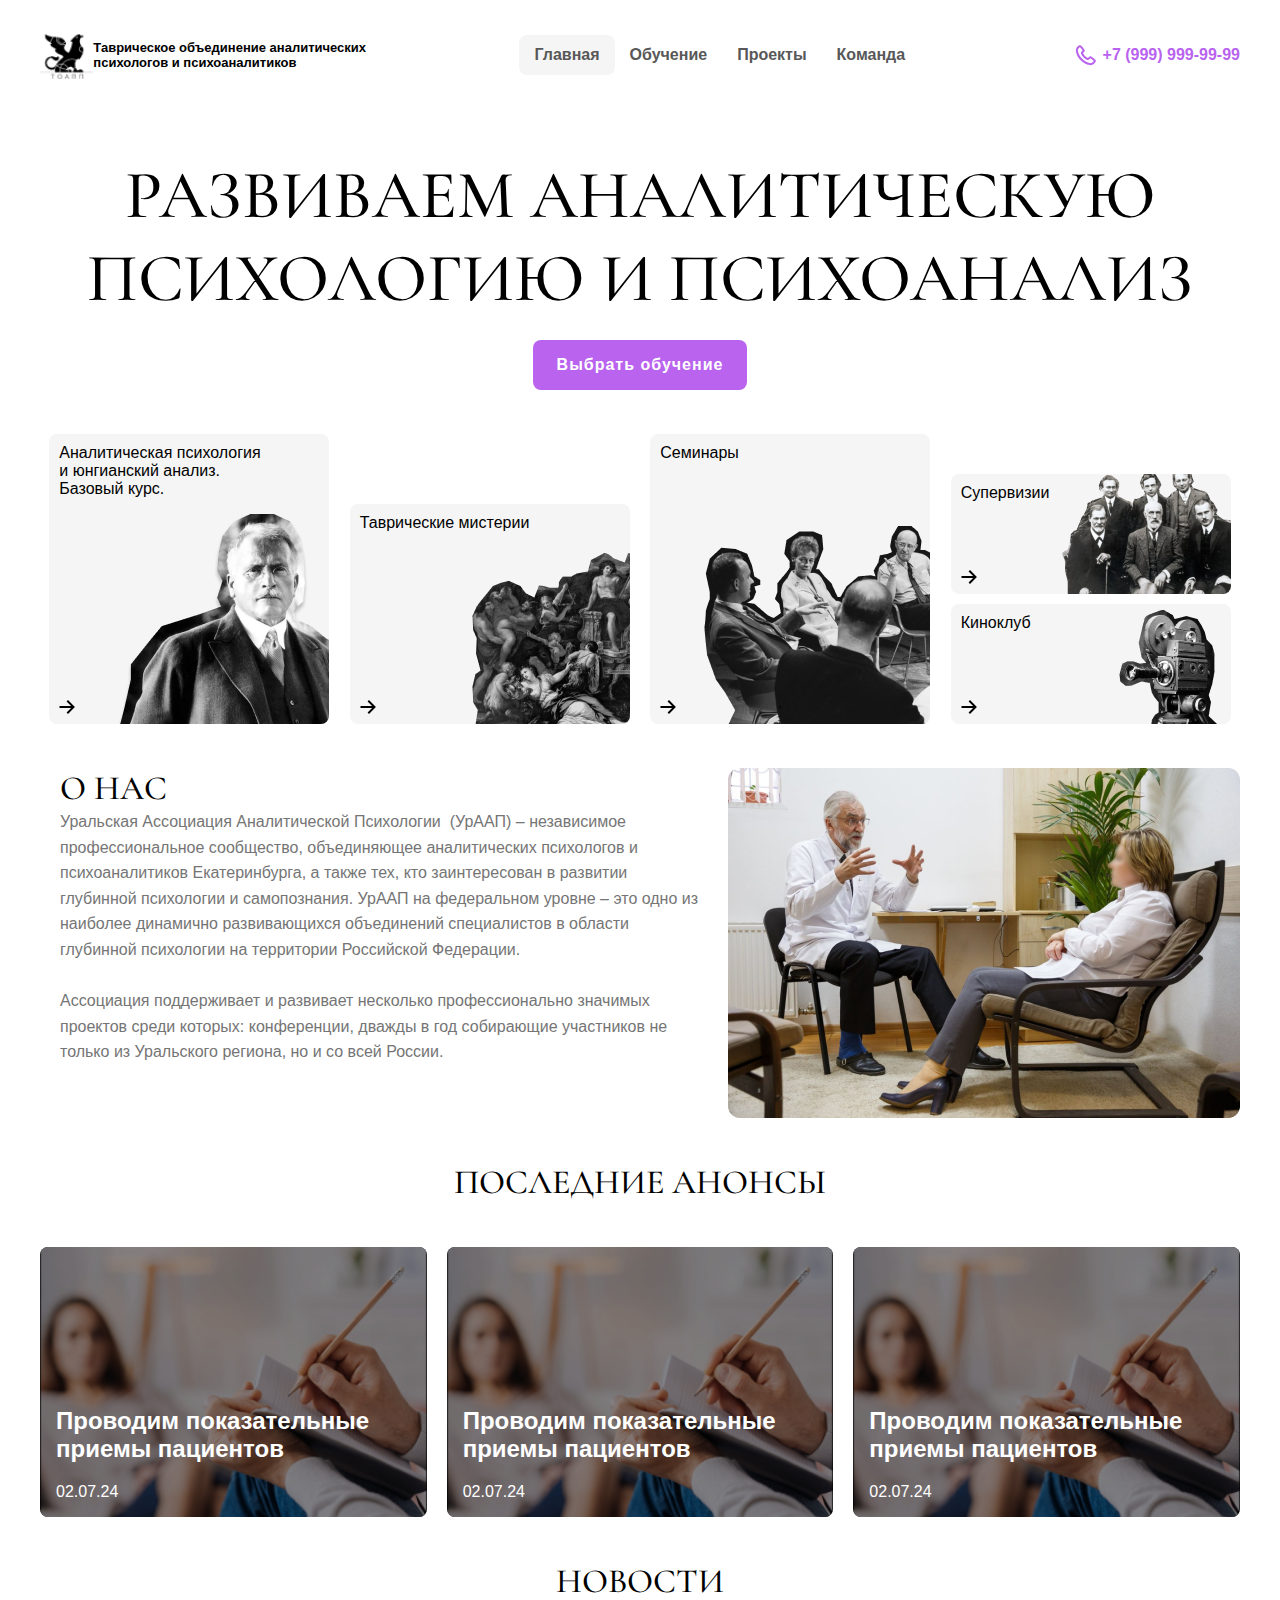
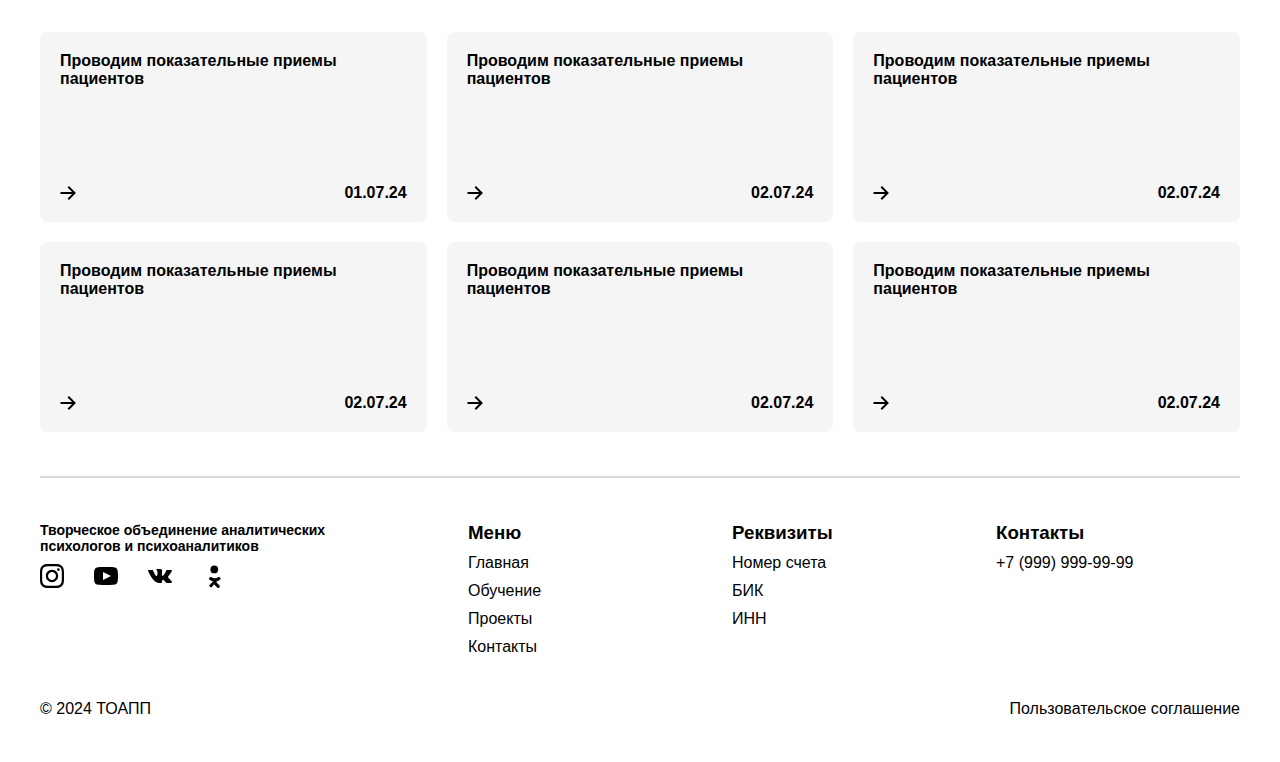
<file: index.html>
<!DOCTYPE html>
<html lang="en">
  <head>
    <meta charset="UTF-8" />
    <meta name="viewport" content="width=device-width, initial-scale=1.0" />
    <link rel="stylesheet" href="./index.css" />

    <title>Document</title>
  </head>

  <body>
    <header class="header">
      <div class="header__cont max-cont-width">
        <div class="header__cont-logo">
          <a href="">
            <img src="./img/logo.png" alt="" />
            <p>
              Таврическое объединение аналитических <br />
              психологов и психоаналитиков
            </p>
          </a>
        </div>
        <button class="header__burge-btn" onclick="burgMenuOnOff()">
          <span class="bar"></span>
          <span class="bar"></span>
          <span class="bar"></span>
        </button>

        <div class="header__cont-nav" onclick="burgMenuOnOff()">
          <ul>
            <li class="active"><a href="#">Главная</a></li>
            <li><a href="./education.html">Обучение</a></li>
            <li><a href="./projects.html">Проекты</a></li>
            <li><a href="./our_team.html">Команда</a></li>
          </ul>
        </div>
        <div class="header__cont-num">
          <svg
            width="24"
            height="24"
            viewBox="0 0 24 24"
            fill="none"
            xmlns="http://www.w3.org/2000/svg"
          >
            <path
              fill-rule="evenodd"
              clip-rule="evenodd"
              d="M8.172 15.829C12.017 19.674 15.58 20.095 16.626 20.134C17.89 20.18 19.18 19.148 19.738 18.091C18.848 17.047 17.689 16.237 16.42 15.359C15.671 16.107 14.748 17.497 13.519 16.999C12.82 16.718 11.094 15.923 9.586 14.414C8.078 12.905 7.283 11.18 7 10.482C6.502 9.251 7.896 8.326 8.645 7.577C7.767 6.287 6.971 5.098 5.929 4.253C4.857 4.813 3.819 6.093 3.866 7.374C3.905 8.42 4.326 11.983 8.172 15.829ZM16.552 22.133C15.112 22.08 11.031 21.516 6.757 17.243C2.484 12.969 1.921 8.889 1.867 7.448C1.787 5.252 3.469 3.119 5.412 2.286C5.64598 2.18497 5.9022 2.1465 6.15553 2.17438C6.40886 2.20225 6.65059 2.29551 6.857 2.445C8.465 3.618 9.574 5.395 10.527 6.787C10.7252 7.07645 10.8161 7.4261 10.7837 7.77545C10.7514 8.12479 10.598 8.45184 10.35 8.7L8.994 10.057C9.309 10.752 9.95 11.95 11 13C12.05 14.05 13.248 14.691 13.944 15.006L15.299 13.65C15.5478 13.401 15.8763 13.2474 16.2269 13.2161C16.5776 13.1848 16.9281 13.2779 17.217 13.479C18.637 14.463 20.305 15.556 21.521 17.113C21.6826 17.3209 21.7854 17.5684 21.8187 17.8296C21.8519 18.0909 21.8144 18.3562 21.71 18.598C20.873 20.551 18.755 22.214 16.552 22.133Z"
            />
          </svg>
          <a href="">+7 (999) 999-99-99</a>
        </div>
      </div>
    </header>
    <main class="main">
      <div class="main__cont mc max-cont-width">
        <section class="mc__title">
          <h1>Развиваем аналитическую <br />психологию и психоанализ</h1>
          <button class="main-btn">Выбрать обучение</button>
        </section>
        <section class="mc__assoc-plan">
          <div class="assoc-plan__blockA">
            <p>Аналитическая психология и юнгианский анализ. Базовый курс.</p>

            <svg
              class="icon"
              width="16"
              height="14"
              viewBox="0 0 16 14"
              fill="none"
              xmlns="http://www.w3.org/2000/svg"
            >
              <path
                d="M0.5 6H12.086L7.586 1.5L9 0.0859985L15.914 7L9 13.914L7.586 12.5L12.086 8H0.5V6Z"
              />
            </svg>

            <img class="foto" src="./img/Mask group.png" alt="" />
          </div>
          <div class="assoc-plan__blockA">
            <p>Таврические мистерии</p>
            <svg
              class="icon"
              width="16"
              height="14"
              viewBox="0 0 16 14"
              fill="none"
              xmlns="http://www.w3.org/2000/svg"
            >
              <path
                d="M0.5 6H12.086L7.586 1.5L9 0.0859985L15.914 7L9 13.914L7.586 12.5L12.086 8H0.5V6Z"
              />
            </svg>
            <img class="foto" src="./img/image 7owernk.png" alt="" />
          </div>
          <div class="assoc-plan__blockA">
            <p>Семинары</p>
            <svg
              class="icon"
              width="16"
              height="14"
              viewBox="0 0 16 14"
              fill="none"
              xmlns="http://www.w3.org/2000/svg"
            >
              <path
                d="M0.5 6H12.086L7.586 1.5L9 0.0859985L15.914 7L9 13.914L7.586 12.5L12.086 8H0.5V6Z"
              />
            </svg>
            <img class="foto" src="./img/Group 1983495639.png" alt="" />
          </div>
          <div class="">
            <div class="assoc-plan__blockB">
              <p>Супервизии</p>
              <svg
                class="icon"
                width="16"
                height="14"
                viewBox="0 0 16 14"
                fill="none"
                xmlns="http://www.w3.org/2000/svg"
              >
                <path
                  d="M0.5 6H12.086L7.586 1.5L9 0.0859985L15.914 7L9 13.914L7.586 12.5L12.086 8H0.5V6Z"
                />
              </svg>
              <img class="foto" src="./img/Mask group9812596052.png" alt="" />
            </div>
            <div class="assoc-plan__blockB">
              <p>Киноклуб</p>
              <svg
                class="icon"
                width="16"
                height="14"
                viewBox="0 0 16 14"
                fill="none"
                xmlns="http://www.w3.org/2000/svg"
              >
                <path
                  d="M0.5 6H12.086L7.586 1.5L9 0.0859985L15.914 7L9 13.914L7.586 12.5L12.086 8H0.5V6Z"
                />
              </svg>
              <img class="foto" src="./img/Mask groupkd84kj9d.png" alt="" />
            </div>
          </div>
        </section>
        <section class="mc__about">
          <div class="mc__about-cont">
            <p>О нас</p>
            <span
              >Уральская Ассоциация Аналитической Психологии  (УрААП) –
              независимое профессиональное сообщество, объединяющее
              аналитических психологов и психоаналитиков Екатеринбурга, а также
              тех, кто заинтересован в развитии глубинной психологии и
              самопознания. УрААП на федеральном уровне – это одно из наиболее
              динамично развивающихся объединений специалистов в области
              глубинной психологии на территории Российской Федерации.
              <br /><br />
              Ассоциация поддерживает и развивает несколько профессионально
              значимых проектов среди которых: конференции, дважды в год
              собирающие участников не только из Уральского региона, но и со
              всей России.</span
            >
          </div>
          <img src="./img/docBalab.png" alt="" />
        </section>
        <section class="mc__Latest-announc">
          <h1>Последние анонсы</h1>
          <div class="cards">
            <div class="cards__card">
              <img src="./img/prov poc 2.png" alt="" />
              <p>Проводим показательные приемы пациентов</p>
              <span>02.07.24</span>
            </div>
            <div class="cards__card">
              <img src="./img/prov poc 2.png" alt="" />
              <p>Проводим показательные приемы пациентов</p>
              <span>02.07.24</span>
            </div>
            <div class="cards__card">
              <img src="./img/prov poc 2.png" alt="" />
              <p>Проводим показательные приемы пациентов</p>
              <span>02.07.24</span>
            </div>
          </div>
        </section>
        <section class="mc__news">
          <h1>Новости</h1>
          <div class="mc__news-cont">
            <div class="mc-n-c__card">
              <p>Проводим показательные приемы пациентов</p>
              <a href="https://websim.ai/news/01072024">
                <svg
                  class="icon"
                  width="16"
                  height="14"
                  viewBox="0 0 16 14"
                  fill="none"
                  xmlns="http://www.w3.org/2000/svg"
                >
                  <path
                    d="M0.5 6H12.086L7.586 1.5L9 0.0859985L15.914 7L9 13.914L7.586 12.5L12.086 8H0.5V6Z"
                  />
                </svg>
                <span>01.07.24</span>
              </a>
            </div>

            <div class="mc-n-c__card">
              <p>Проводим показательные приемы пациентов</p>
              <a href="https://websim.ai/news/02072024">
                <svg
                  class="icon"
                  width="16"
                  height="14"
                  viewBox="0 0 16 14"
                  fill="none"
                  xmlns="http://www.w3.org/2000/svg"
                >
                  <path
                    d="M0.5 6H12.086L7.586 1.5L9 0.0859985L15.914 7L9 13.914L7.586 12.5L12.086 8H0.5V6Z"
                  />
                </svg>
                <span>02.07.24</span>
              </a>
            </div>
            <div class="mc-n-c__card">
              <p>Проводим показательные приемы пациентов</p>
              <a href="https://websim.ai/news/02072024-1">
                <svg
                  class="icon"
                  width="16"
                  height="14"
                  viewBox="0 0 16 14"
                  fill="none"
                  xmlns="http://www.w3.org/2000/svg"
                >
                  <path
                    d="M0.5 6H12.086L7.586 1.5L9 0.0859985L15.914 7L9 13.914L7.586 12.5L12.086 8H0.5V6Z"
                  />
                </svg>
                <span>02.07.24</span>
              </a>
            </div>
            <div class="mc-n-c__card">
              <p>Проводим показательные приемы пациентов</p>
              <a href="https://websim.ai/news/02072024-2">
                <svg
                  class="icon"
                  width="16"
                  height="14"
                  viewBox="0 0 16 14"
                  fill="none"
                  xmlns="http://www.w3.org/2000/svg"
                >
                  <path
                    d="M0.5 6H12.086L7.586 1.5L9 0.0859985L15.914 7L9 13.914L7.586 12.5L12.086 8H0.5V6Z"
                  />
                </svg>
                <span>02.07.24</span>
              </a>
            </div>
            <div class="mc-n-c__card">
              <p>Проводим показательные приемы пациентов</p>
              <a href="https://websim.ai/news/02072024-3">
                <svg
                  class="icon"
                  width="16"
                  height="14"
                  viewBox="0 0 16 14"
                  fill="none"
                  xmlns="http://www.w3.org/2000/svg"
                >
                  <path
                    d="M0.5 6H12.086L7.586 1.5L9 0.0859985L15.914 7L9 13.914L7.586 12.5L12.086 8H0.5V6Z"
                  />
                </svg>
                <span>02.07.24</span>
              </a>
            </div>
            <div class="mc-n-c__card">
              <p>Проводим показательные приемы пациентов</p>
              <a href="https://websim.ai/news/02072024-4">
                <svg
                  class="icon"
                  width="16"
                  height="14"
                  viewBox="0 0 16 14"
                  fill="none"
                  xmlns="http://www.w3.org/2000/svg"
                >
                  <path
                    d="M0.5 6H12.086L7.586 1.5L9 0.0859985L15.914 7L9 13.914L7.586 12.5L12.086 8H0.5V6Z"
                  />
                </svg>
                <span>02.07.24</span>
              </a>
            </div>
          </div>
        </section>
      </div>
    </main>
    <footer class="footer">
      <div class="footer__cont">
        <div class="footer__cont-contacts">
          <div class="footer-section fs1">
            <h3>
              Творческое объединение аналитических психологов и психоаналитиков
            </h3>
            <div class="social-icons">
              <a href="https://instagram.com" aria-label="Instagram">
                <svg
                  width="24"
                  height="24"
                  viewBox="0 0 24 24"
                  fill="currentColor"
                  xmlns="http://www.w3.org/2000/svg"
                >
                  <path
                    d="M12 2.163c3.204 0 3.584.012 4.85.07 3.252.148 4.771 1.691 4.919 4.919.058 1.265.069 1.645.069 4.849 0 3.205-.012 3.584-.069 4.849-.149 3.225-1.664 4.771-4.919 4.919-1.266.058-1.644.07-4.85.07-3.204 0-3.584-.012-4.849-.07-3.26-.149-4.771-1.699-4.919-4.92-.058-1.265-.07-1.644-.07-4.849 0-3.204.013-3.583.07-4.849.149-3.227 1.664-4.771 4.919-4.919 1.266-.057 1.645-.069 4.849-.069zm0-2.163c-3.259 0-3.667.014-4.947.072-4.358.2-6.78 2.618-6.98 6.98-.059 1.281-.073 1.689-.073 4.948 0 3.259.014 3.668.072 4.948.2 4.358 2.618 6.78 6.98 6.98 1.281.058 1.689.072 4.948.072 3.259 0 3.668-.014 4.948-.072 4.354-.2 6.782-2.618 6.979-6.98.059-1.28.073-1.689.073-4.948 0-3.259-.014-3.667-.072-4.947-.196-4.354-2.617-6.78-6.979-6.98-1.281-.059-1.69-.073-4.949-.073zm0 5.838c-3.403 0-6.162 2.759-6.162 6.162s2.759 6.163 6.162 6.163 6.162-2.759 6.162-6.163c0-3.403-2.759-6.162-6.162-6.162zm0 10.162c-2.209 0-4-1.79-4-4 0-2.209 1.791-4 4-4s4 1.791 4 4c0 2.21-1.791 4-4 4zm6.406-11.845c-.796 0-1.441.645-1.441 1.44s.645 1.44 1.441 1.44c.795 0 1.439-.645 1.439-1.44s-.644-1.44-1.439-1.44z"
                  />
                </svg>
              </a>
              <a href="https://youtube.com" aria-label="YouTube">
                <svg
                  width="24"
                  height="24"
                  viewBox="0 0 24 24"
                  fill="currentColor"
                  xmlns="http://www.w3.org/2000/svg"
                >
                  <path
                    d="M19.615 3.184c-3.604-.246-11.631-.245-15.23 0-3.897.266-4.356 2.62-4.385 8.816.029 6.185.484 8.549 4.385 8.816 3.6.245 11.626.246 15.23 0 3.897-.266 4.356-2.62 4.385-8.816-.029-6.185-.484-8.549-4.385-8.816zm-10.615 12.816v-8l8 3.993-8 4.007z"
                  />
                </svg>
              </a>
              <a href="https://vk.com" aria-label="VKontakte">
                <svg
                  width="24"
                  height="24"
                  viewBox="0 0 24 24"
                  fill="currentColor"
                  xmlns="http://www.w3.org/2000/svg"
                >
                  <path
                    d="M13.162 18.994c.609 0 .858-.406.851-.915-.031-1.917.714-2.949 2.059-1.604 1.488 1.488 1.796 2.519 3.603 2.519h3.2c.808 0 1.126-.26 1.126-.668 0-.863-1.421-2.386-2.625-3.504-1.686-1.565-1.765-1.602-.313-3.486 1.801-2.339 4.157-5.336 2.073-5.336h-3.981c-.772 0-.828.435-1.103 1.083-.995 2.347-2.886 5.387-3.604 4.922-.751-.485-.407-2.406-.35-5.261.015-.754.011-1.271-1.141-1.539-.629-.145-1.241-.205-1.809-.205-2.273 0-3.841.953-2.95 1.119 1.571.293 1.42 3.692 1.054 5.16-.638 2.556-3.036-2.024-4.035-4.305-.241-.548-.315-.974-1.175-.974h-3.255c-.492 0-.787.16-.787.516 0 .602 2.96 6.72 5.786 9.77 2.756 2.975 5.48 2.708 7.376 2.708z"
                  />
                </svg>
              </a>
              <a href="https://ok.ru" aria-label="Odnoklassniki">
                <svg
                  width="24"
                  height="24"
                  viewBox="0 0 24 24"
                  fill="currentColor"
                  xmlns="http://www.w3.org/2000/svg"
                >
                  <path
                    d="M14.505 17.44c1.275-.29 2.464-.844 3.442-1.63a1.548 1.548 0 0 0-1.903-2.448c-2.073 1.198-4.44 1.198-6.514 0a1.548 1.548 0 0 0-1.903 2.45c.978.785 2.167 1.34 3.442 1.63l-3.14 3.14a1.548 1.548 0 1 0 2.19 2.19L12 20.258l3.14 3.14a1.548 1.548 0 0 0 2.19-2.19l-2.825-2.827zm-2.22-8.09a3.867 3.867 0 1 0 0-7.734 3.867 3.867 0 0 0 0 7.734z"
                  />
                </svg>
              </a>
            </div>
          </div>
          <div class="footer-section fs2">
            <h3>Меню</h3>
            <ul>
              <li><a href="">Главная</a></li>
              <li><a href="">Обучение</a></li>
              <li><a href="">Проекты</a></li>
              <li><a href="">Контакты</a></li>
            </ul>
          </div>
          <div class="footer-section fs3">
            <h3>Реквизиты</h3>
            <ul>
              <li>Номер счета</li>
              <li>БИК</li>
              <li>ИНН</li>
            </ul>
          </div>
          <div class="footer-section fs4">
            <h3>Контакты</h3>
            <p>+7 (999) 999-99-99</p>
          </div>
        </div>
        <div class="footer__user-agr">
          <p>© 2024 ТОАПП</p>
          <p>
            <a href="">Пользовательское соглашение</a>
          </p>
        </div>
      </div>
    </footer>
    <script src="./index.js"></script>
  </body>
</html>
</file>
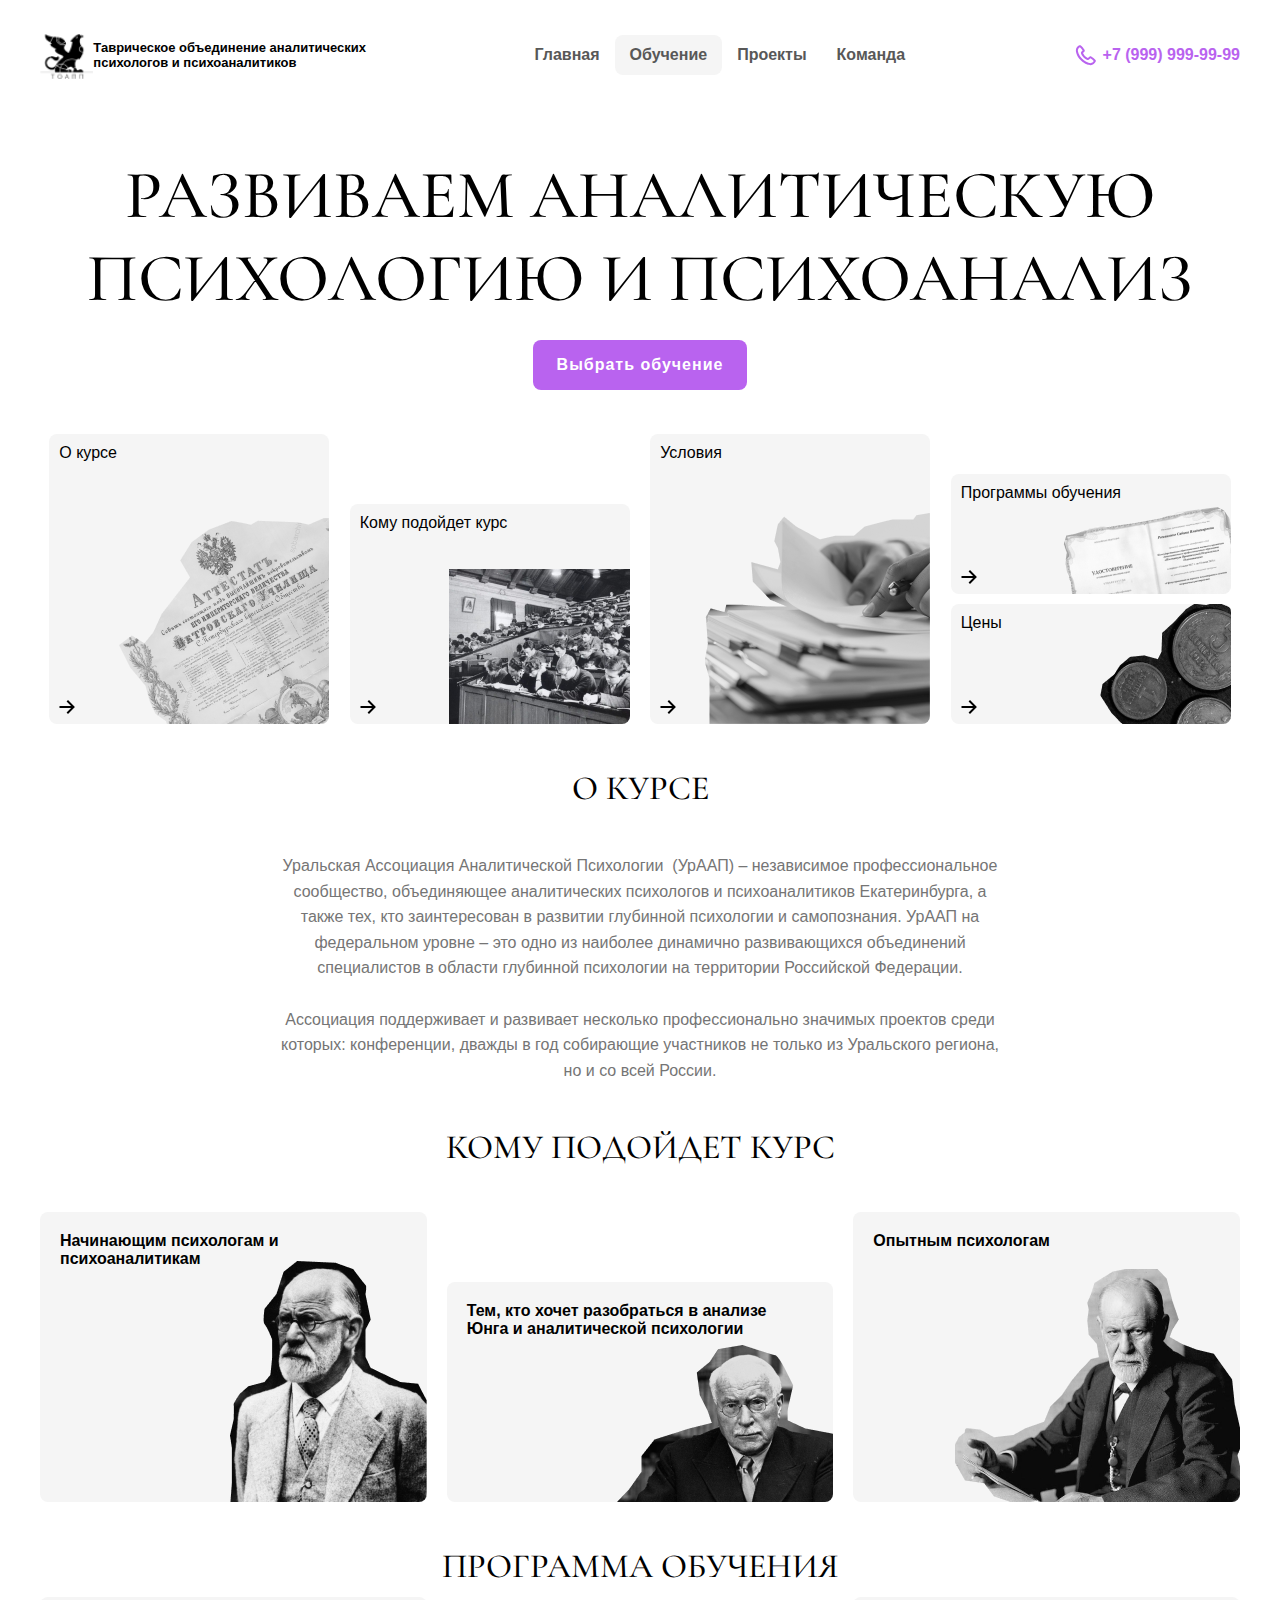
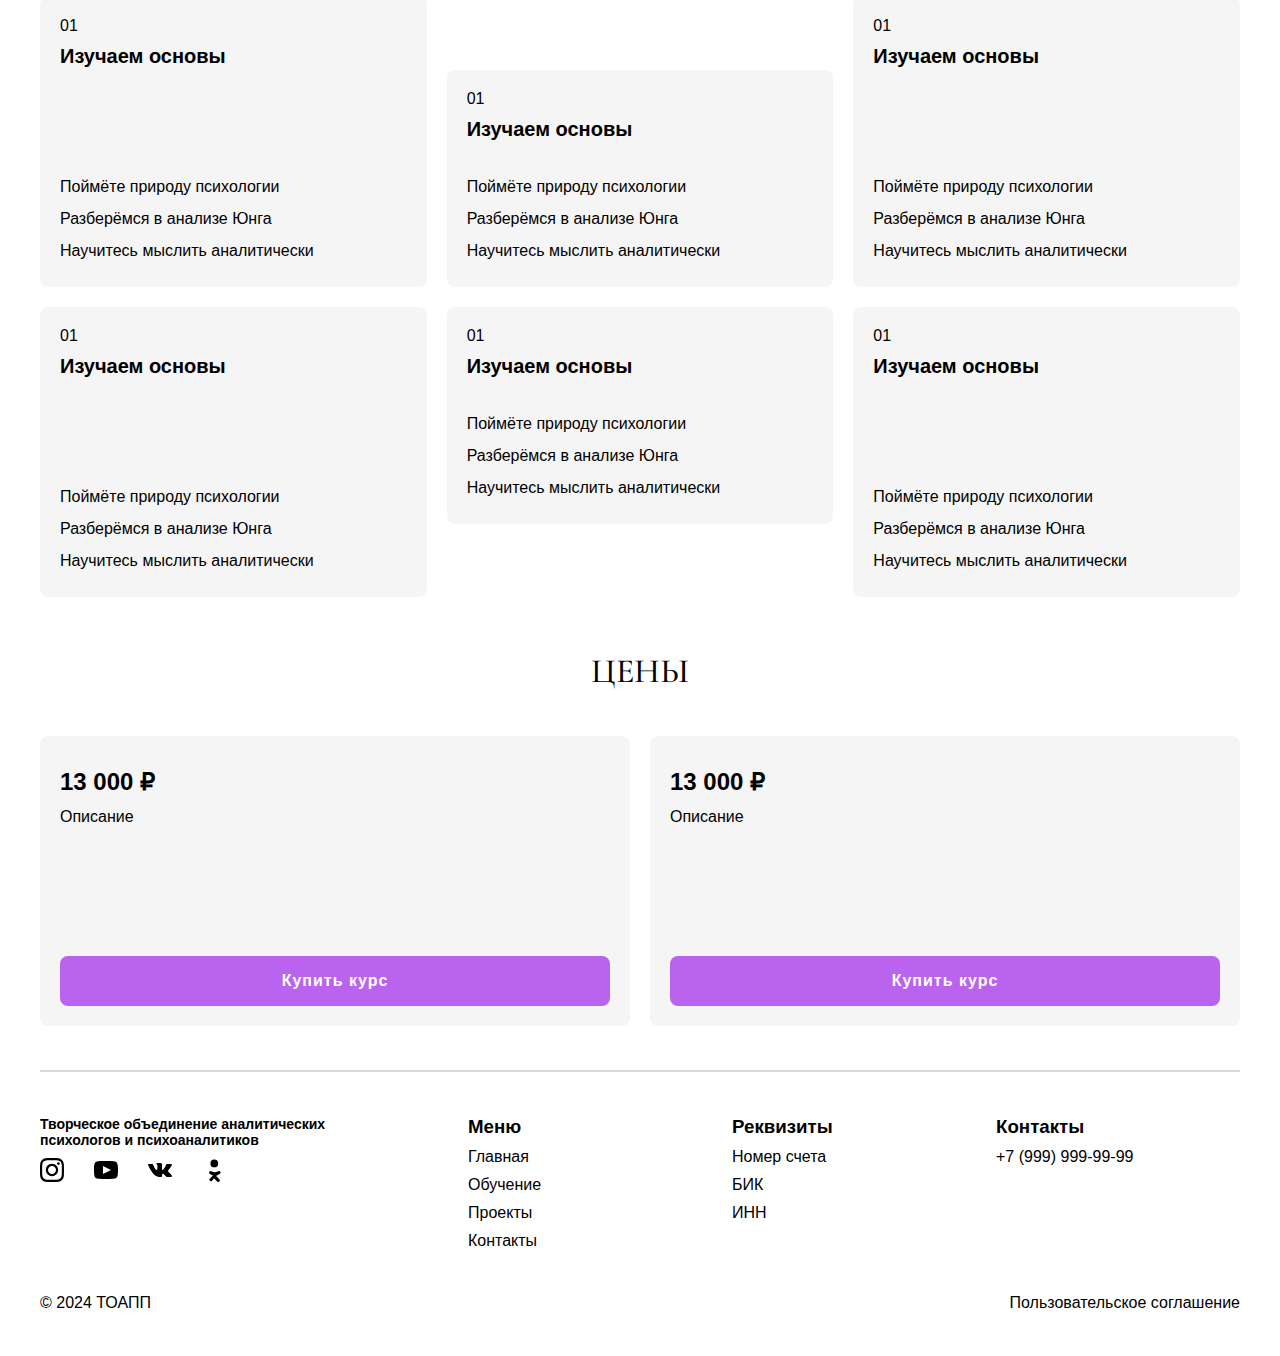
<file: education.html>
<!DOCTYPE html>
<html lang="en">
  <head>
    <meta charset="UTF-8" />
    <meta name="viewport" content="width=device-width, initial-scale=1.0" />
    <link rel="stylesheet" href="./index.css" />
    <title>Document</title>
  </head>
  <body>
    <header class="header">
      <div class="header__cont max-cont-width">
        <div class="header__cont-logo">
          <a href="">
            <img src="./img/logo.png" alt="" />
            <p>
              Таврическое объединение аналитических <br />
              психологов и психоаналитиков
            </p>
          </a>
        </div>
        <button class="header__burge-btn" onclick="burgMenuOnOff()">
          <span class="bar"></span>
          <span class="bar"></span>
          <span class="bar"></span>
        </button>

        <div class="header__cont-nav" onclick="burgMenuOnOff()">
          <ul>
            <li><a href="./index.html">Главная</a></li>
            <li class="active"><a href="./education.html">Обучение</a></li>
            <li><a href="./projects.html">Проекты</a></li>
            <li><a href="./our_team.html">Команда</a></li>
          </ul>
        </div>
        <div class="header__cont-num">
          <svg
            width="24"
            height="24"
            viewBox="0 0 24 24"
            fill="none"
            xmlns="http://www.w3.org/2000/svg"
          >
            <path
              fill-rule="evenodd"
              clip-rule="evenodd"
              d="M8.172 15.829C12.017 19.674 15.58 20.095 16.626 20.134C17.89 20.18 19.18 19.148 19.738 18.091C18.848 17.047 17.689 16.237 16.42 15.359C15.671 16.107 14.748 17.497 13.519 16.999C12.82 16.718 11.094 15.923 9.586 14.414C8.078 12.905 7.283 11.18 7 10.482C6.502 9.251 7.896 8.326 8.645 7.577C7.767 6.287 6.971 5.098 5.929 4.253C4.857 4.813 3.819 6.093 3.866 7.374C3.905 8.42 4.326 11.983 8.172 15.829ZM16.552 22.133C15.112 22.08 11.031 21.516 6.757 17.243C2.484 12.969 1.921 8.889 1.867 7.448C1.787 5.252 3.469 3.119 5.412 2.286C5.64598 2.18497 5.9022 2.1465 6.15553 2.17438C6.40886 2.20225 6.65059 2.29551 6.857 2.445C8.465 3.618 9.574 5.395 10.527 6.787C10.7252 7.07645 10.8161 7.4261 10.7837 7.77545C10.7514 8.12479 10.598 8.45184 10.35 8.7L8.994 10.057C9.309 10.752 9.95 11.95 11 13C12.05 14.05 13.248 14.691 13.944 15.006L15.299 13.65C15.5478 13.401 15.8763 13.2474 16.2269 13.2161C16.5776 13.1848 16.9281 13.2779 17.217 13.479C18.637 14.463 20.305 15.556 21.521 17.113C21.6826 17.3209 21.7854 17.5684 21.8187 17.8296C21.8519 18.0909 21.8144 18.3562 21.71 18.598C20.873 20.551 18.755 22.214 16.552 22.133Z"
            />
          </svg>
          <a href="">+7 (999) 999-99-99</a>
        </div>
      </div>
    </header>
    <main class="main">
      <div class="main__cont mc max-cont-width">
        <section class="mc__title">
          <h1>Развиваем аналитическую <br />психологию и психоанализ</h1>
          <button class="main-btn">Выбрать обучение</button>
        </section>
        <section class="mc__assoc-plan">
          <div class="assoc-plan__blockA">
            <p>О курсе</p>
            <svg
              class="icon"
              width="16"
              height="14"
              viewBox="0 0 16 14"
              fill="none"
              xmlns="http://www.w3.org/2000/svg"
            >
              <path
                d="M0.5 6H12.086L7.586 1.5L9 0.0859985L15.914 7L9 13.914L7.586 12.5L12.086 8H0.5V6Z"
              />
            </svg>
            <img class="foto" src="./img/ateste.png" alt="" />
          </div>
          <div class="assoc-plan__blockA">
            <p>Кому подойдет курс</p>
            <svg
              class="icon"
              width="16"
              height="14"
              viewBox="0 0 16 14"
              fill="none"
              xmlns="http://www.w3.org/2000/svg"
            >
              <path
                d="M0.5 6H12.086L7.586 1.5L9 0.0859985L15.914 7L9 13.914L7.586 12.5L12.086 8H0.5V6Z"
              />
            </svg>
            <img class="foto" src="./img/kompod.png" alt="" />
          </div>
          <div class="assoc-plan__blockA">
            <p>Условия</p>
            <svg
              class="icon"
              width="16"
              height="14"
              viewBox="0 0 16 14"
              fill="none"
              xmlns="http://www.w3.org/2000/svg"
            >
              <path
                d="M0.5 6H12.086L7.586 1.5L9 0.0859985L15.914 7L9 13.914L7.586 12.5L12.086 8H0.5V6Z"
              />
            </svg>
            <img class="foto" src="./img/yslov.png" alt="" />
          </div>
          <div class="">
            <div class="assoc-plan__blockB">
              <p>Программы обучения</p>
              <svg
                class="icon"
                width="16"
                height="14"
                viewBox="0 0 16 14"
                fill="none"
                xmlns="http://www.w3.org/2000/svg"
              >
                <path
                  d="M0.5 6H12.086L7.586 1.5L9 0.0859985L15.914 7L9 13.914L7.586 12.5L12.086 8H0.5V6Z"
                />
              </svg>
              <img class="foto" src="./img/progobych.png" alt="" />
            </div>
            <div class="assoc-plan__blockB">
              <p>Цены</p>
              <svg
                class="icon"
                width="16"
                height="14"
                viewBox="0 0 16 14"
                fill="none"
                xmlns="http://www.w3.org/2000/svg"
              >
                <path
                  d="M0.5 6H12.086L7.586 1.5L9 0.0859985L15.914 7L9 13.914L7.586 12.5L12.086 8H0.5V6Z"
                />
              </svg>
              <img class="foto" src="./img/ceni.png" alt="" />
            </div>
          </div>
        </section>
        <section class="mc__about-course">
          <h1 class="sect-title">О курсе</h1>
          <p>
            Уральская Ассоциация Аналитической Психологии  (УрААП) – независимое
            профессиональное сообщество, объединяющее аналитических психологов и
            психоаналитиков Екатеринбурга, а также тех, кто заинтересован в
            развитии глубинной психологии и самопознания. УрААП на федеральном
            уровне – это одно из наиболее динамично развивающихся объединений
            специалистов в области глубинной психологии на территории Российской
            Федерации. <br />
            <br />
            Ассоциация поддерживает и развивает несколько профессионально
            значимых проектов среди которых: конференции, дважды в год
            собирающие участников не только из Уральского региона, но и со всей
            России.
          </p>
        </section>
        <section class="mc__who-suitable">
          <h1 class="sect-title">Кому подойдет курс</h1>
          <div class="mc-w-s-cont">
            <div class="mc-w-s-cont__card" style="height: 290px">
              <p>
                Начинающим психологам и <br />
                психоаналитикам
              </p>
              <img src="./img/ded1.png" alt="" />
            </div>
            <div class="mc-w-s-cont__card" style="height: 220px">
              <p>
                Тем, кто хочет разобраться в анализе <br />
                Юнга и аналитической психологии
              </p>
              <img src="./img/ded2.png" alt="" />
            </div>
            <div class="mc-w-s-cont__card" style="height: 290px">
              <p>Опытным психологам</p>
              <img src="./img/ded3.png" alt="" />
            </div>
          </div>
        </section>
        <section class="mc__training-program">
          <h1 class="sect-title">Программа обучения</h1>
          <div class="mc-t-p__cont one">
            <div class="mc-t-p__cont-card" style="height: 290px">
              <span>01</span>
              <h3>Изучаем основы</h3>
              <p>
                Поймёте природу психологии <br />
                Разберёмся в анализе Юнга <br />
                Научитесь мыслить аналитически
              </p>
            </div>
            <div class="mc-t-p__cont-card" style="height: 217px">
              <span>01</span>
              <h3>Изучаем основы</h3>
              <p>
                Поймёте природу психологии <br />
                Разберёмся в анализе Юнга <br />
                Научитесь мыслить аналитически
              </p>
            </div>
            <div class="mc-t-p__cont-card" style="height: 290px">
              <span>01</span>
              <h3>Изучаем основы</h3>
              <p>
                Поймёте природу психологии <br />
                Разберёмся в анализе Юнга <br />
                Научитесь мыслить аналитически
              </p>
            </div>
          </div>
          <div class="mc-t-p__cont 2">
            <div class="mc-t-p__cont-card" style="height: 290px">
              <span>01</span>
              <h3>Изучаем основы</h3>
              <p>
                Поймёте природу психологии <br />
                Разберёмся в анализе Юнга <br />
                Научитесь мыслить аналитически
              </p>
            </div>
            <div class="mc-t-p__cont-card" style="height: 217px">
              <span>01</span>
              <h3>Изучаем основы</h3>
              <p>
                Поймёте природу психологии <br />
                Разберёмся в анализе Юнга <br />
                Научитесь мыслить аналитически
              </p>
            </div>
            <div class="mc-t-p__cont-card" style="height: 290px">
              <span>01</span>
              <h3>Изучаем основы</h3>
              <p>
                Поймёте природу психологии <br />
                Разберёмся в анализе Юнга <br />
                Научитесь мыслить аналитически
              </p>
            </div>
          </div>
        </section>

        <section class="mc__prices">
          <h1 class="sect-title">Цены</h1>
          <div class="mc-p__cont">
            <div class="mc-p__cont-card">
              <div class="mc-p__cont-card_txt">
                <p>13 000 ₽</p>
                <span>Описание</span>
              </div>
              <button class="main-btn">Купить курс</button>
            </div>
            <div class="mc-p__cont-card">
              <div class="mc-p__cont-card_txt">
                <p>13 000 ₽</p>
                <span>Описание</span>
              </div>
              <button class="main-btn">Купить курс</button>
            </div>
          </div>
        </section>
      </div>
    </main>
    <footer class="footer">
      <div class="footer__cont">
        <div class="footer__cont-contacts">
          <div class="footer-section fs1">
            <h3>
              Творческое объединение аналитических психологов и психоаналитиков
            </h3>
            <div class="social-icons">
              <a href="https://instagram.com" aria-label="Instagram">
                <svg
                  width="24"
                  height="24"
                  viewBox="0 0 24 24"
                  fill="currentColor"
                  xmlns="http://www.w3.org/2000/svg"
                >
                  <path
                    d="M12 2.163c3.204 0 3.584.012 4.85.07 3.252.148 4.771 1.691 4.919 4.919.058 1.265.069 1.645.069 4.849 0 3.205-.012 3.584-.069 4.849-.149 3.225-1.664 4.771-4.919 4.919-1.266.058-1.644.07-4.85.07-3.204 0-3.584-.012-4.849-.07-3.26-.149-4.771-1.699-4.919-4.92-.058-1.265-.07-1.644-.07-4.849 0-3.204.013-3.583.07-4.849.149-3.227 1.664-4.771 4.919-4.919 1.266-.057 1.645-.069 4.849-.069zm0-2.163c-3.259 0-3.667.014-4.947.072-4.358.2-6.78 2.618-6.98 6.98-.059 1.281-.073 1.689-.073 4.948 0 3.259.014 3.668.072 4.948.2 4.358 2.618 6.78 6.98 6.98 1.281.058 1.689.072 4.948.072 3.259 0 3.668-.014 4.948-.072 4.354-.2 6.782-2.618 6.979-6.98.059-1.28.073-1.689.073-4.948 0-3.259-.014-3.667-.072-4.947-.196-4.354-2.617-6.78-6.979-6.98-1.281-.059-1.69-.073-4.949-.073zm0 5.838c-3.403 0-6.162 2.759-6.162 6.162s2.759 6.163 6.162 6.163 6.162-2.759 6.162-6.163c0-3.403-2.759-6.162-6.162-6.162zm0 10.162c-2.209 0-4-1.79-4-4 0-2.209 1.791-4 4-4s4 1.791 4 4c0 2.21-1.791 4-4 4zm6.406-11.845c-.796 0-1.441.645-1.441 1.44s.645 1.44 1.441 1.44c.795 0 1.439-.645 1.439-1.44s-.644-1.44-1.439-1.44z"
                  />
                </svg>
              </a>
              <a href="https://youtube.com" aria-label="YouTube">
                <svg
                  width="24"
                  height="24"
                  viewBox="0 0 24 24"
                  fill="currentColor"
                  xmlns="http://www.w3.org/2000/svg"
                >
                  <path
                    d="M19.615 3.184c-3.604-.246-11.631-.245-15.23 0-3.897.266-4.356 2.62-4.385 8.816.029 6.185.484 8.549 4.385 8.816 3.6.245 11.626.246 15.23 0 3.897-.266 4.356-2.62 4.385-8.816-.029-6.185-.484-8.549-4.385-8.816zm-10.615 12.816v-8l8 3.993-8 4.007z"
                  />
                </svg>
              </a>
              <a href="https://vk.com" aria-label="VKontakte">
                <svg
                  width="24"
                  height="24"
                  viewBox="0 0 24 24"
                  fill="currentColor"
                  xmlns="http://www.w3.org/2000/svg"
                >
                  <path
                    d="M13.162 18.994c.609 0 .858-.406.851-.915-.031-1.917.714-2.949 2.059-1.604 1.488 1.488 1.796 2.519 3.603 2.519h3.2c.808 0 1.126-.26 1.126-.668 0-.863-1.421-2.386-2.625-3.504-1.686-1.565-1.765-1.602-.313-3.486 1.801-2.339 4.157-5.336 2.073-5.336h-3.981c-.772 0-.828.435-1.103 1.083-.995 2.347-2.886 5.387-3.604 4.922-.751-.485-.407-2.406-.35-5.261.015-.754.011-1.271-1.141-1.539-.629-.145-1.241-.205-1.809-.205-2.273 0-3.841.953-2.95 1.119 1.571.293 1.42 3.692 1.054 5.16-.638 2.556-3.036-2.024-4.035-4.305-.241-.548-.315-.974-1.175-.974h-3.255c-.492 0-.787.16-.787.516 0 .602 2.96 6.72 5.786 9.77 2.756 2.975 5.48 2.708 7.376 2.708z"
                  />
                </svg>
              </a>
              <a href="https://ok.ru" aria-label="Odnoklassniki">
                <svg
                  width="24"
                  height="24"
                  viewBox="0 0 24 24"
                  fill="currentColor"
                  xmlns="http://www.w3.org/2000/svg"
                >
                  <path
                    d="M14.505 17.44c1.275-.29 2.464-.844 3.442-1.63a1.548 1.548 0 0 0-1.903-2.448c-2.073 1.198-4.44 1.198-6.514 0a1.548 1.548 0 0 0-1.903 2.45c.978.785 2.167 1.34 3.442 1.63l-3.14 3.14a1.548 1.548 0 1 0 2.19 2.19L12 20.258l3.14 3.14a1.548 1.548 0 0 0 2.19-2.19l-2.825-2.827zm-2.22-8.09a3.867 3.867 0 1 0 0-7.734 3.867 3.867 0 0 0 0 7.734z"
                  />
                </svg>
              </a>
            </div>
          </div>
          <div class="footer-section fs2">
            <h3>Меню</h3>
            <ul>
              <li><a href="">Главная</a></li>
              <li><a href="">Обучение</a></li>
              <li><a href="">Проекты</a></li>
              <li><a href="">Контакты</a></li>
            </ul>
          </div>
          <div class="footer-section fs3">
            <h3>Реквизиты</h3>
            <ul>
              <li>Номер счета</li>
              <li>БИК</li>
              <li>ИНН</li>
            </ul>
          </div>
          <div class="footer-section fs4">
            <h3>Контакты</h3>
            <p>+7 (999) 999-99-99</p>
          </div>
        </div>
        <div class="footer__user-agr">
          <p>© 2024 ТОАПП</p>
          <p>
            <a href="">Пользовательское соглашение</a>
          </p>
        </div>
      </div>
    </footer>
    <script src="./index.js"></script>
  </body>
</html>
</file>
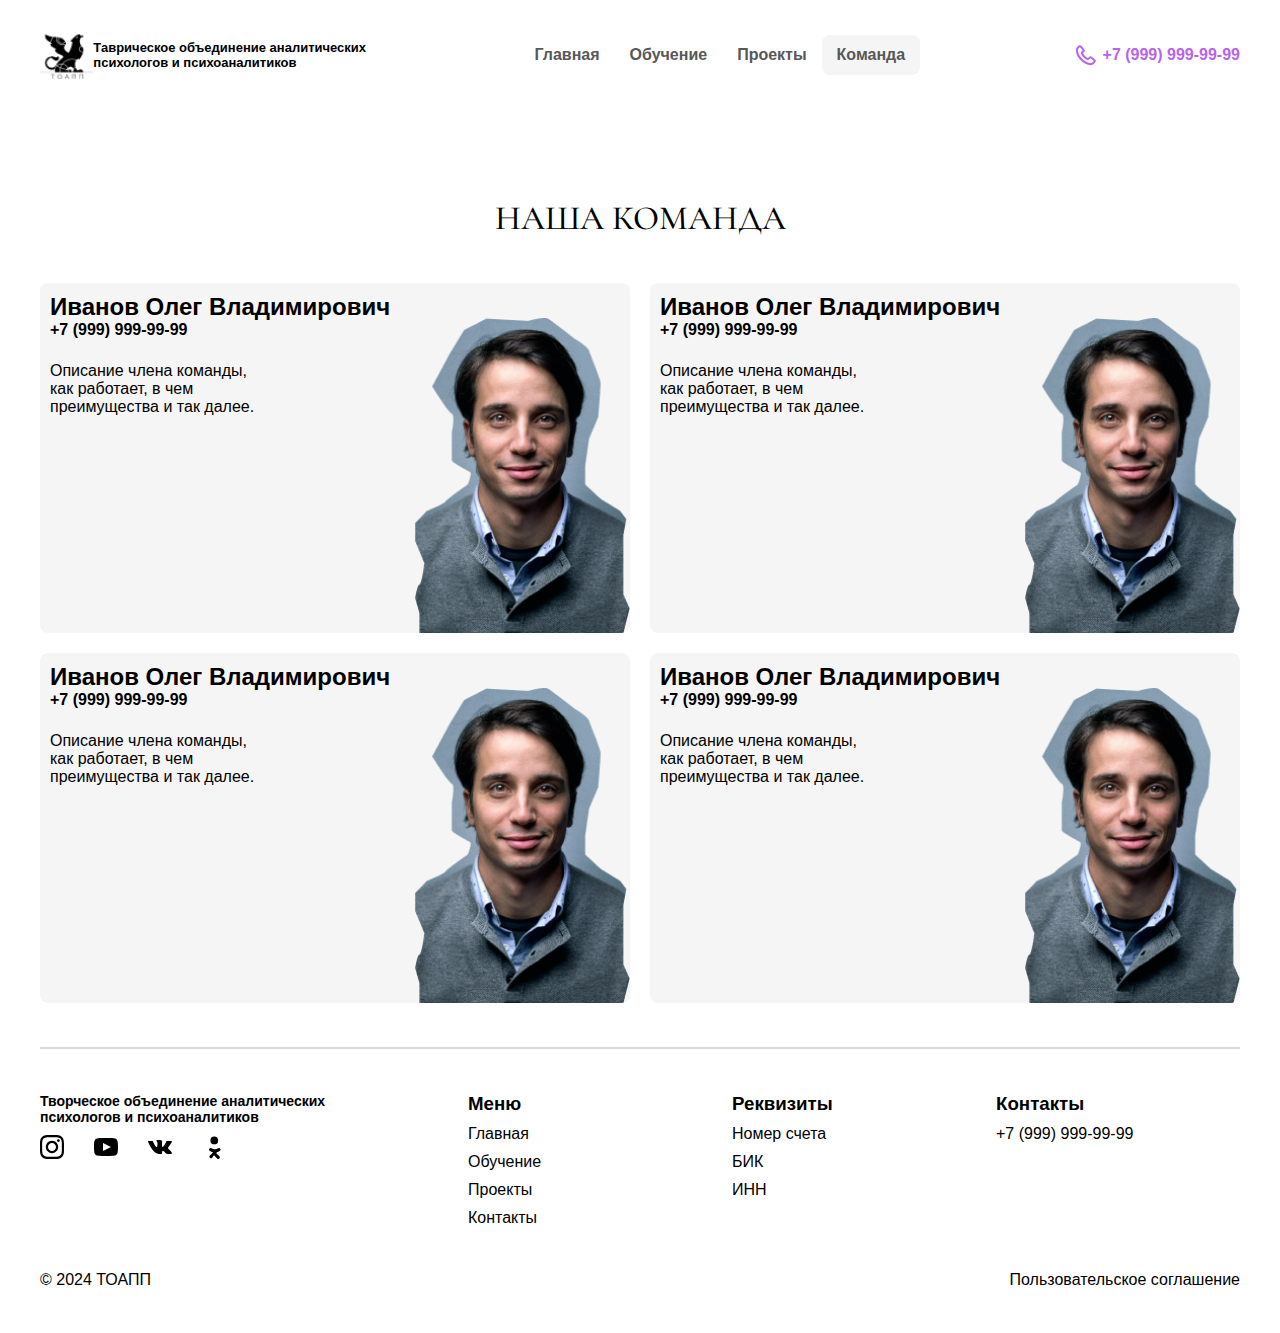
<file: our_team.html>
<!DOCTYPE html>
<html lang="en">
  <head>
    <meta charset="UTF-8" />
    <meta name="viewport" content="width=device-width, initial-scale=1.0" />
    <link rel="stylesheet" href="./index.css" />

    <title>Document</title>
  </head>

  <body>
    <header class="header">
      <div class="header__cont max-cont-width">
        <div class="header__cont-logo">
          <a href="">
            <img src="./img/logo.png" alt="" />
            <p>
              Таврическое объединение аналитических <br />
              психологов и психоаналитиков
            </p>
          </a>
        </div>
        <button class="header__burge-btn" onclick="burgMenuOnOff()">
          <span class="bar"></span>
          <span class="bar"></span>
          <span class="bar"></span>
        </button>

        <div class="header__cont-nav" onclick="burgMenuOnOff()">
          <ul>
            <li><a href="./index.html">Главная</a></li>
            <li><a href="./education.html">Обучение</a></li>
            <li><a href="./projects.html">Проекты</a></li>
            <li class="active"><a href="./our_team.html">Команда</a></li>
          </ul>
        </div>
        <div class="header__cont-num">
          <svg
            width="24"
            height="24"
            viewBox="0 0 24 24"
            fill="none"
            xmlns="http://www.w3.org/2000/svg"
          >
            <path
              fill-rule="evenodd"
              clip-rule="evenodd"
              d="M8.172 15.829C12.017 19.674 15.58 20.095 16.626 20.134C17.89 20.18 19.18 19.148 19.738 18.091C18.848 17.047 17.689 16.237 16.42 15.359C15.671 16.107 14.748 17.497 13.519 16.999C12.82 16.718 11.094 15.923 9.586 14.414C8.078 12.905 7.283 11.18 7 10.482C6.502 9.251 7.896 8.326 8.645 7.577C7.767 6.287 6.971 5.098 5.929 4.253C4.857 4.813 3.819 6.093 3.866 7.374C3.905 8.42 4.326 11.983 8.172 15.829ZM16.552 22.133C15.112 22.08 11.031 21.516 6.757 17.243C2.484 12.969 1.921 8.889 1.867 7.448C1.787 5.252 3.469 3.119 5.412 2.286C5.64598 2.18497 5.9022 2.1465 6.15553 2.17438C6.40886 2.20225 6.65059 2.29551 6.857 2.445C8.465 3.618 9.574 5.395 10.527 6.787C10.7252 7.07645 10.8161 7.4261 10.7837 7.77545C10.7514 8.12479 10.598 8.45184 10.35 8.7L8.994 10.057C9.309 10.752 9.95 11.95 11 13C12.05 14.05 13.248 14.691 13.944 15.006L15.299 13.65C15.5478 13.401 15.8763 13.2474 16.2269 13.2161C16.5776 13.1848 16.9281 13.2779 17.217 13.479C18.637 14.463 20.305 15.556 21.521 17.113C21.6826 17.3209 21.7854 17.5684 21.8187 17.8296C21.8519 18.0909 21.8144 18.3562 21.71 18.598C20.873 20.551 18.755 22.214 16.552 22.133Z"
            />
          </svg>
          <a href="">+7 (999) 999-99-99</a>
        </div>
      </div>
    </header>
    <main class="main">
      <div class="main__cont mc max-cont-width">
        <section class="mc__our-team">
          <h1 class="sect-title">Наша команда</h1>
          <div class="mc__our-team_cont">
            <div class="mc__our-team_cont-card">
              <h2>Иванов Олег Владимирович</h2>
              <p>+7 (999) 999-99-99</p>
              <span
                >Описание члена команды,<br />
                как работает, в чем <br />преимущества и так далее.</span
              >
              <img src="./img/iov.png" alt="" />
            </div>
            <div class="mc__our-team_cont-card">
              <h2>Иванов Олег Владимирович</h2>
              <p>+7 (999) 999-99-99</p>
              <span
                >Описание члена команды,<br />
                как работает, в чем <br />преимущества и так далее.</span
              >
              <img src="./img/iov.png" alt="" />
            </div>
            <div class="mc__our-team_cont-card">
              <h2>Иванов Олег Владимирович</h2>
              <p>+7 (999) 999-99-99</p>
              <span
                >Описание члена команды,<br />
                как работает, в чем <br />преимущества и так далее.</span
              >
              <img src="./img/iov.png" alt="" />
            </div>
            <div class="mc__our-team_cont-card">
              <h2>Иванов Олег Владимирович</h2>
              <p>+7 (999) 999-99-99</p>
              <span
                >Описание члена команды,<br />
                как работает, в чем <br />преимущества и так далее.</span
              >
              <img src="./img/iov.png" alt="" />
            </div>
          </div>
        </section>
      </div>
    </main>
    <footer class="footer">
      <div class="footer__cont">
        <div class="footer__cont-contacts">
          <div class="footer-section fs1">
            <h3>
              Творческое объединение аналитических психологов и психоаналитиков
            </h3>
            <div class="social-icons">
              <a href="https://instagram.com" aria-label="Instagram">
                <svg
                  width="24"
                  height="24"
                  viewBox="0 0 24 24"
                  fill="currentColor"
                  xmlns="http://www.w3.org/2000/svg"
                >
                  <path
                    d="M12 2.163c3.204 0 3.584.012 4.85.07 3.252.148 4.771 1.691 4.919 4.919.058 1.265.069 1.645.069 4.849 0 3.205-.012 3.584-.069 4.849-.149 3.225-1.664 4.771-4.919 4.919-1.266.058-1.644.07-4.85.07-3.204 0-3.584-.012-4.849-.07-3.26-.149-4.771-1.699-4.919-4.92-.058-1.265-.07-1.644-.07-4.849 0-3.204.013-3.583.07-4.849.149-3.227 1.664-4.771 4.919-4.919 1.266-.057 1.645-.069 4.849-.069zm0-2.163c-3.259 0-3.667.014-4.947.072-4.358.2-6.78 2.618-6.98 6.98-.059 1.281-.073 1.689-.073 4.948 0 3.259.014 3.668.072 4.948.2 4.358 2.618 6.78 6.98 6.98 1.281.058 1.689.072 4.948.072 3.259 0 3.668-.014 4.948-.072 4.354-.2 6.782-2.618 6.979-6.98.059-1.28.073-1.689.073-4.948 0-3.259-.014-3.667-.072-4.947-.196-4.354-2.617-6.78-6.979-6.98-1.281-.059-1.69-.073-4.949-.073zm0 5.838c-3.403 0-6.162 2.759-6.162 6.162s2.759 6.163 6.162 6.163 6.162-2.759 6.162-6.163c0-3.403-2.759-6.162-6.162-6.162zm0 10.162c-2.209 0-4-1.79-4-4 0-2.209 1.791-4 4-4s4 1.791 4 4c0 2.21-1.791 4-4 4zm6.406-11.845c-.796 0-1.441.645-1.441 1.44s.645 1.44 1.441 1.44c.795 0 1.439-.645 1.439-1.44s-.644-1.44-1.439-1.44z"
                  />
                </svg>
              </a>
              <a href="https://youtube.com" aria-label="YouTube">
                <svg
                  width="24"
                  height="24"
                  viewBox="0 0 24 24"
                  fill="currentColor"
                  xmlns="http://www.w3.org/2000/svg"
                >
                  <path
                    d="M19.615 3.184c-3.604-.246-11.631-.245-15.23 0-3.897.266-4.356 2.62-4.385 8.816.029 6.185.484 8.549 4.385 8.816 3.6.245 11.626.246 15.23 0 3.897-.266 4.356-2.62 4.385-8.816-.029-6.185-.484-8.549-4.385-8.816zm-10.615 12.816v-8l8 3.993-8 4.007z"
                  />
                </svg>
              </a>
              <a href="https://vk.com" aria-label="VKontakte">
                <svg
                  width="24"
                  height="24"
                  viewBox="0 0 24 24"
                  fill="currentColor"
                  xmlns="http://www.w3.org/2000/svg"
                >
                  <path
                    d="M13.162 18.994c.609 0 .858-.406.851-.915-.031-1.917.714-2.949 2.059-1.604 1.488 1.488 1.796 2.519 3.603 2.519h3.2c.808 0 1.126-.26 1.126-.668 0-.863-1.421-2.386-2.625-3.504-1.686-1.565-1.765-1.602-.313-3.486 1.801-2.339 4.157-5.336 2.073-5.336h-3.981c-.772 0-.828.435-1.103 1.083-.995 2.347-2.886 5.387-3.604 4.922-.751-.485-.407-2.406-.35-5.261.015-.754.011-1.271-1.141-1.539-.629-.145-1.241-.205-1.809-.205-2.273 0-3.841.953-2.95 1.119 1.571.293 1.42 3.692 1.054 5.16-.638 2.556-3.036-2.024-4.035-4.305-.241-.548-.315-.974-1.175-.974h-3.255c-.492 0-.787.16-.787.516 0 .602 2.96 6.72 5.786 9.77 2.756 2.975 5.48 2.708 7.376 2.708z"
                  />
                </svg>
              </a>
              <a href="https://ok.ru" aria-label="Odnoklassniki">
                <svg
                  width="24"
                  height="24"
                  viewBox="0 0 24 24"
                  fill="currentColor"
                  xmlns="http://www.w3.org/2000/svg"
                >
                  <path
                    d="M14.505 17.44c1.275-.29 2.464-.844 3.442-1.63a1.548 1.548 0 0 0-1.903-2.448c-2.073 1.198-4.44 1.198-6.514 0a1.548 1.548 0 0 0-1.903 2.45c.978.785 2.167 1.34 3.442 1.63l-3.14 3.14a1.548 1.548 0 1 0 2.19 2.19L12 20.258l3.14 3.14a1.548 1.548 0 0 0 2.19-2.19l-2.825-2.827zm-2.22-8.09a3.867 3.867 0 1 0 0-7.734 3.867 3.867 0 0 0 0 7.734z"
                  />
                </svg>
              </a>
            </div>
          </div>
          <div class="footer-section fs2">
            <h3>Меню</h3>
            <ul>
              <li><a href="">Главная</a></li>
              <li><a href="">Обучение</a></li>
              <li><a href="">Проекты</a></li>
              <li><a href="">Контакты</a></li>
            </ul>
          </div>
          <div class="footer-section fs3">
            <h3>Реквизиты</h3>
            <ul>
              <li>Номер счета</li>
              <li>БИК</li>
              <li>ИНН</li>
            </ul>
          </div>
          <div class="footer-section fs4">
            <h3>Контакты</h3>
            <p>+7 (999) 999-99-99</p>
          </div>
        </div>
        <div class="footer__user-agr">
          <p>© 2024 ТОАПП</p>
          <p>
            <a href="">Пользовательское соглашение</a>
          </p>
        </div>
      </div>
    </footer>
    <script src="./index.js"></script>
  </body>
</html>
</file>
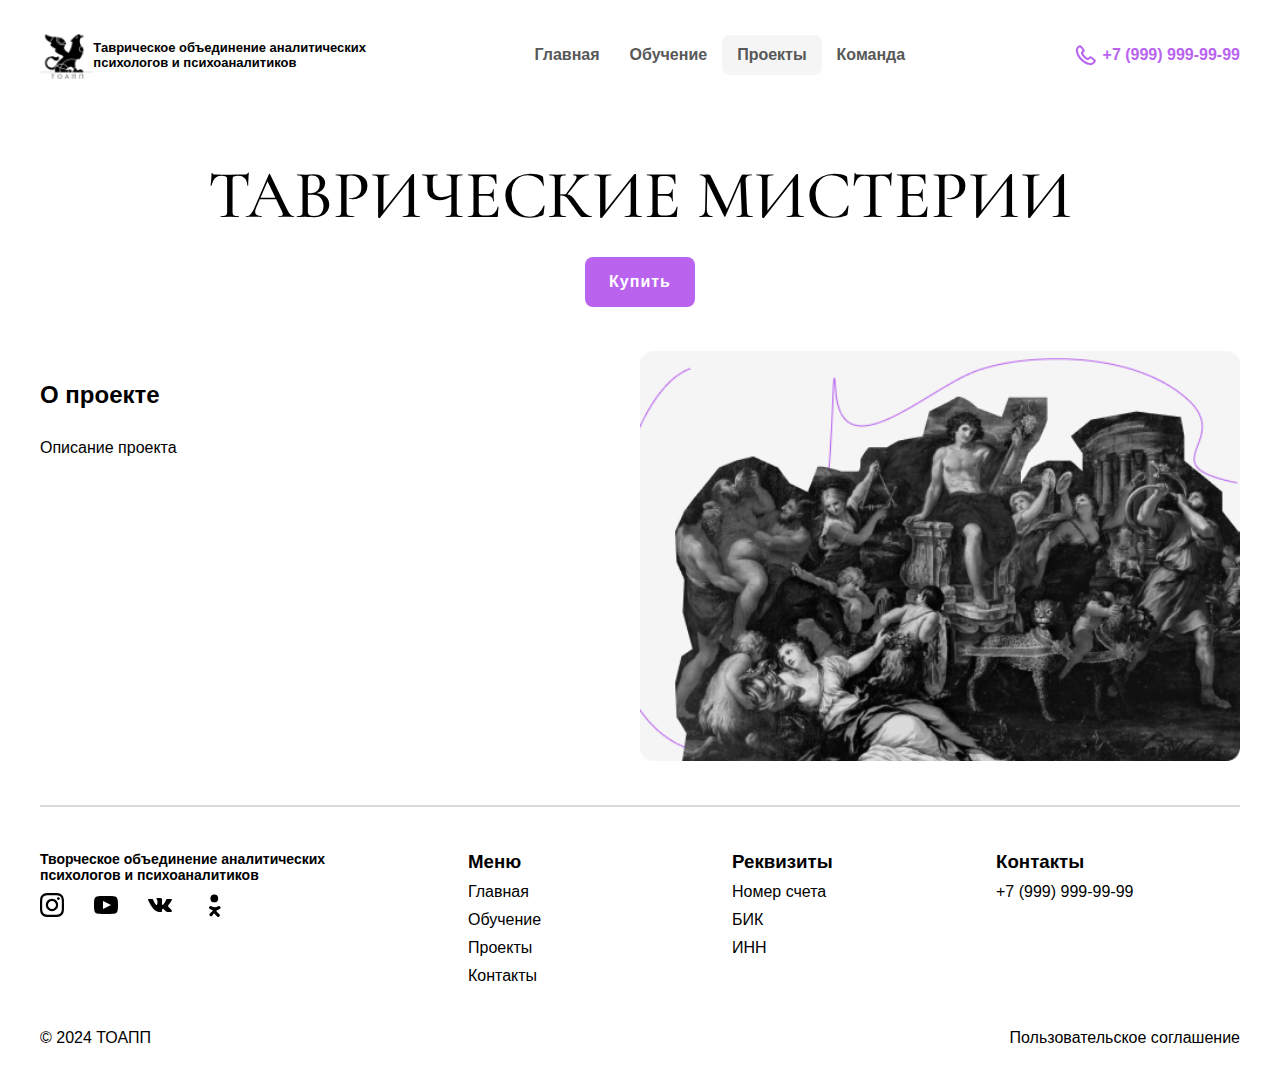
<file: projects.html>
<!DOCTYPE html>
<html lang="en">
  <head>
    <meta charset="UTF-8" />
    <meta name="viewport" content="width=device-width, initial-scale=1.0" />
    <link rel="stylesheet" href="./index.css" />

    <title>Document</title>
  </head>

  <body>
    <header class="header">
      <div class="header__cont max-cont-width">
        <div class="header__cont-logo">
          <a href="">
            <img src="./img/logo.png" alt="" />
            <p>
              Таврическое объединение аналитических <br />
              психологов и психоаналитиков
            </p>
          </a>
        </div>
        <button class="header__burge-btn" onclick="burgMenuOnOff()">
          <span class="bar"></span>
          <span class="bar"></span>
          <span class="bar"></span>
        </button>

        <div class="header__cont-nav" onclick="burgMenuOnOff()">
          <ul>
            <li><a href="./index.html">Главная</a></li>
            <li><a href="./education.html">Обучение</a></li>
            <li class="active"><a href="./projects.html">Проекты</a></li>
            <li><a href="./our_team.html">Команда</a></li>
          </ul>
        </div>
        <div class="header__cont-num">
          <svg
            width="24"
            height="24"
            viewBox="0 0 24 24"
            fill="none"
            xmlns="http://www.w3.org/2000/svg"
          >
            <path
              fill-rule="evenodd"
              clip-rule="evenodd"
              d="M8.172 15.829C12.017 19.674 15.58 20.095 16.626 20.134C17.89 20.18 19.18 19.148 19.738 18.091C18.848 17.047 17.689 16.237 16.42 15.359C15.671 16.107 14.748 17.497 13.519 16.999C12.82 16.718 11.094 15.923 9.586 14.414C8.078 12.905 7.283 11.18 7 10.482C6.502 9.251 7.896 8.326 8.645 7.577C7.767 6.287 6.971 5.098 5.929 4.253C4.857 4.813 3.819 6.093 3.866 7.374C3.905 8.42 4.326 11.983 8.172 15.829ZM16.552 22.133C15.112 22.08 11.031 21.516 6.757 17.243C2.484 12.969 1.921 8.889 1.867 7.448C1.787 5.252 3.469 3.119 5.412 2.286C5.64598 2.18497 5.9022 2.1465 6.15553 2.17438C6.40886 2.20225 6.65059 2.29551 6.857 2.445C8.465 3.618 9.574 5.395 10.527 6.787C10.7252 7.07645 10.8161 7.4261 10.7837 7.77545C10.7514 8.12479 10.598 8.45184 10.35 8.7L8.994 10.057C9.309 10.752 9.95 11.95 11 13C12.05 14.05 13.248 14.691 13.944 15.006L15.299 13.65C15.5478 13.401 15.8763 13.2474 16.2269 13.2161C16.5776 13.1848 16.9281 13.2779 17.217 13.479C18.637 14.463 20.305 15.556 21.521 17.113C21.6826 17.3209 21.7854 17.5684 21.8187 17.8296C21.8519 18.0909 21.8144 18.3562 21.71 18.598C20.873 20.551 18.755 22.214 16.552 22.133Z"
            />
          </svg>
          <a href="">+7 (999) 999-99-99</a>
        </div>
      </div>
    </header>
    <main class="main">
      <div class="main__cont mc max-cont-width">
        <section class="mc__title">
          <h1>Таврические мистерии</h1>
          <button class="main-btn">Купить</button>
        </section>

        <section class="mc__about-project">
          <div class="mc__about-project_cont">
            <h2>О проекте</h2>
            <p>Описание проекта</p>
          </div>
          <img src="./img/cheloveki.png" alt="" />
        </section>
      </div>
    </main>
    <footer class="footer">
      <div class="footer__cont">
        <div class="footer__cont-contacts">
          <div class="footer-section fs1">
            <h3>
              Творческое объединение аналитических психологов и психоаналитиков
            </h3>
            <div class="social-icons">
              <a href="https://instagram.com" aria-label="Instagram">
                <svg
                  width="24"
                  height="24"
                  viewBox="0 0 24 24"
                  fill="currentColor"
                  xmlns="http://www.w3.org/2000/svg"
                >
                  <path
                    d="M12 2.163c3.204 0 3.584.012 4.85.07 3.252.148 4.771 1.691 4.919 4.919.058 1.265.069 1.645.069 4.849 0 3.205-.012 3.584-.069 4.849-.149 3.225-1.664 4.771-4.919 4.919-1.266.058-1.644.07-4.85.07-3.204 0-3.584-.012-4.849-.07-3.26-.149-4.771-1.699-4.919-4.92-.058-1.265-.07-1.644-.07-4.849 0-3.204.013-3.583.07-4.849.149-3.227 1.664-4.771 4.919-4.919 1.266-.057 1.645-.069 4.849-.069zm0-2.163c-3.259 0-3.667.014-4.947.072-4.358.2-6.78 2.618-6.98 6.98-.059 1.281-.073 1.689-.073 4.948 0 3.259.014 3.668.072 4.948.2 4.358 2.618 6.78 6.98 6.98 1.281.058 1.689.072 4.948.072 3.259 0 3.668-.014 4.948-.072 4.354-.2 6.782-2.618 6.979-6.98.059-1.28.073-1.689.073-4.948 0-3.259-.014-3.667-.072-4.947-.196-4.354-2.617-6.78-6.979-6.98-1.281-.059-1.69-.073-4.949-.073zm0 5.838c-3.403 0-6.162 2.759-6.162 6.162s2.759 6.163 6.162 6.163 6.162-2.759 6.162-6.163c0-3.403-2.759-6.162-6.162-6.162zm0 10.162c-2.209 0-4-1.79-4-4 0-2.209 1.791-4 4-4s4 1.791 4 4c0 2.21-1.791 4-4 4zm6.406-11.845c-.796 0-1.441.645-1.441 1.44s.645 1.44 1.441 1.44c.795 0 1.439-.645 1.439-1.44s-.644-1.44-1.439-1.44z"
                  />
                </svg>
              </a>
              <a href="https://youtube.com" aria-label="YouTube">
                <svg
                  width="24"
                  height="24"
                  viewBox="0 0 24 24"
                  fill="currentColor"
                  xmlns="http://www.w3.org/2000/svg"
                >
                  <path
                    d="M19.615 3.184c-3.604-.246-11.631-.245-15.23 0-3.897.266-4.356 2.62-4.385 8.816.029 6.185.484 8.549 4.385 8.816 3.6.245 11.626.246 15.23 0 3.897-.266 4.356-2.62 4.385-8.816-.029-6.185-.484-8.549-4.385-8.816zm-10.615 12.816v-8l8 3.993-8 4.007z"
                  />
                </svg>
              </a>
              <a href="https://vk.com" aria-label="VKontakte">
                <svg
                  width="24"
                  height="24"
                  viewBox="0 0 24 24"
                  fill="currentColor"
                  xmlns="http://www.w3.org/2000/svg"
                >
                  <path
                    d="M13.162 18.994c.609 0 .858-.406.851-.915-.031-1.917.714-2.949 2.059-1.604 1.488 1.488 1.796 2.519 3.603 2.519h3.2c.808 0 1.126-.26 1.126-.668 0-.863-1.421-2.386-2.625-3.504-1.686-1.565-1.765-1.602-.313-3.486 1.801-2.339 4.157-5.336 2.073-5.336h-3.981c-.772 0-.828.435-1.103 1.083-.995 2.347-2.886 5.387-3.604 4.922-.751-.485-.407-2.406-.35-5.261.015-.754.011-1.271-1.141-1.539-.629-.145-1.241-.205-1.809-.205-2.273 0-3.841.953-2.95 1.119 1.571.293 1.42 3.692 1.054 5.16-.638 2.556-3.036-2.024-4.035-4.305-.241-.548-.315-.974-1.175-.974h-3.255c-.492 0-.787.16-.787.516 0 .602 2.96 6.72 5.786 9.77 2.756 2.975 5.48 2.708 7.376 2.708z"
                  />
                </svg>
              </a>
              <a href="https://ok.ru" aria-label="Odnoklassniki">
                <svg
                  width="24"
                  height="24"
                  viewBox="0 0 24 24"
                  fill="currentColor"
                  xmlns="http://www.w3.org/2000/svg"
                >
                  <path
                    d="M14.505 17.44c1.275-.29 2.464-.844 3.442-1.63a1.548 1.548 0 0 0-1.903-2.448c-2.073 1.198-4.44 1.198-6.514 0a1.548 1.548 0 0 0-1.903 2.45c.978.785 2.167 1.34 3.442 1.63l-3.14 3.14a1.548 1.548 0 1 0 2.19 2.19L12 20.258l3.14 3.14a1.548 1.548 0 0 0 2.19-2.19l-2.825-2.827zm-2.22-8.09a3.867 3.867 0 1 0 0-7.734 3.867 3.867 0 0 0 0 7.734z"
                  />
                </svg>
              </a>
            </div>
          </div>
          <div class="footer-section fs2">
            <h3>Меню</h3>
            <ul>
              <li><a href="">Главная</a></li>
              <li><a href="">Обучение</a></li>
              <li><a href="">Проекты</a></li>
              <li><a href="">Контакты</a></li>
            </ul>
          </div>
          <div class="footer-section fs3">
            <h3>Реквизиты</h3>
            <ul>
              <li>Номер счета</li>
              <li>БИК</li>
              <li>ИНН</li>
            </ul>
          </div>
          <div class="footer-section fs4">
            <h3>Контакты</h3>
            <p>+7 (999) 999-99-99</p>
          </div>
        </div>
        <div class="footer__user-agr">
          <p>© 2024 ТОАПП</p>
          <p>
            <a href="">Пользовательское соглашение</a>
          </p>
        </div>
      </div>
    </footer>
    <script src="./index.js"></script>
  </body>
</html>
</file>
<file: index.css>
/* Легкий шрифт */
@font-face {
  font-family: "Cormorant Garamond";
  src: url("fonts/CormorantGaramond-Light.ttf") format("truetype");
  font-style: normal;
  font-weight: 300; /* Легкий вес */
}

/* Курсивный шрифт */
@font-face {
  font-family: "Cormorant Garamond";
  src: url("fonts/CormorantGaramond-Italic.ttf") format("truetype");
  font-style: italic;
  font-weight: normal;
}

/* Средний шрифт */
@font-face {
  font-family: "Cormorant Garamond";
  src: url("fonts/CormorantGaramond-Medium.ttf") format("truetype");
  font-style: normal;
  font-weight: 500; /* Средний вес */
}

* {
  margin: 0;
  padding: 0;
  box-sizing: border-box;
}
a {
  text-decoration: none;
  color: inherit;
}
ul,
ol {
  list-style: none;
  margin: 0;
  padding: 0;
}
h1,
h2,
h3 {
  margin: 0;
  font-weight: normal;
}
img {
  object-fit: cover;
}

:root {
  --main-bc-collor: #fff;
  --primary-color: #b963ef;
  --primary-colorBG: #4a00789c;
  --primary-color-activ: #9e46d4;
  --main-font-text: "Arial", sans-serif;
  --main-font-title: "Arial", sans-serif;
  --block-indent: 44px;
  --main-btn-text-color: #b963ef;
  --main-btn-text-color-activ: #9e46d4;
  --border-radius: 8px;
  --main-font: "Cormorant Garamond", serif;
}

body {
  height: 100vh;
  display: flex;
  flex-direction: column;
  justify-content: space-between;
  padding: 0 2%;
  font-family: var(--main-font-text);
}

header,
main,
footer {
  display: flex;
  justify-content: center;
  background-color: var(--main-bc-collor);
}

main {
  flex-grow: 1;
}
.max-cont-width {
  width: 100%;
  max-width: 1200px;
}

.main-btn {
  background-color: var(--main-btn-text-color);
  padding: 16px 24px;
  border: none;
  border-radius: var(--border-radius);
  color: #fff;
  font-weight: bold;
  font-size: 16px;
  letter-spacing: 1px;
  transition: background-color 0.3s;
}
.main-btn:hover {
  background-color: var(--main-btn-text-color-activ);
}
.sect-title {
  padding-top: var(--block-indent);
  font-size: 34px;
  font-family: var(--main-font);
  text-transform: uppercase;
  text-align: center;
}

.header__cont {
  display: flex;
  justify-content: space-between;
  align-items: center;
  min-height: 110px;
  gap: 8px;
  flex-wrap: wrap;
  position: relative;
}

.header__cont-logo a {
  display: flex;
  font-weight: bold;
  align-items: center;
  font-size: 13px;
  margin: 6px 0;
}

.header__cont-logo a img {
  height: 49px;
}

/* Стили для кнопки бургер-меню */
.header__burge-btn {
  display: none;
}

.bar {
  background-color: #000;
  height: 3px;
  width: 100%;
  border-radius: 3px;
}

.header__cont-nav ul {
  display: flex;
  flex-wrap: wrap;
  justify-content: center;
}

.header__cont-nav ul li {
  height: 40px;
  display: flex;
  align-items: center;
  padding: 0 15px;
  border-radius: 8px;
  font-weight: bold;
  color: #585858;
}
.header__cont-nav ul li.active {
  background-color: #f5f5f5;
}

.header__cont-num {
  display: flex;
  color: var(--primary-color);
  font-weight: bold;
  align-items: center;
  gap: 5px;
}
.header__cont-num svg {
  fill: var(--primary-color);
}
.header__cont-num:hover {
  color: var(--primary-color-activ);
}
.header__cont-num:hover svg {
  fill: var(--primary-color-activ);
}
.mc__title {
  gap: 20px;
  padding-top: var(--block-indent);
  display: flex;
  flex-direction: column;
  align-items: center;
  font-size: 34px;
  text-align: center;
  font-family: var(--main-font);
  text-transform: uppercase;
}
@media (max-width: 960px) {
  .header__burge-btn {
    background: none;
    border: none;
    cursor: pointer;
    display: flex;
    flex-direction: column;
    justify-content: space-between;
    width: 30px;
    height: 25px;
    padding: 0;
  }
  .header__cont-nav {
    position: fixed;
    background-color: initial;
    z-index: -100;
    inset: 0;
    transition: background-color 0.3s;
  }
  .header__cont-nav.active {
    position: fixed;
    background-color: var(--primary-colorBG);
    z-index: 100;
    inset: 0;
    display: flex;
    justify-content: center;
    align-items: flex-start;
    padding-top: 10px;
  }
  .header__cont-nav ul {
    flex-direction: column;
    align-items: center;
    transform: translateY(-210px);
    transition: transform 0.3s;
  }
  .header__cont-nav ul.active {
    transform: translateY(0px);
  }
  .header__cont-nav ul li {
    color: #ffffff;
  }
  .header__cont-nav ul li.active {
    color: var(--main-btn-text-color);
  }
}
@media (max-width: 760px) {
  .mc__title {
    font-size: 25px;
  }
}
@media (max-width: 400px) {
  .mc__title {
    font-size: 16px;
  }
}

.mc__assoc-plan {
  padding-top: var(--block-indent);
  width: 100%;
  min-height: 290px;
  display: grid;
  grid-template-columns: repeat(4, 1fr);
  gap: 2px;
  justify-content: space-between;
  justify-items: center;
  align-items: end;
}

.assoc-plan__blockA,
.assoc-plan__blockB {
  position: relative;
  height: 290px;
  width: 100%;
  max-width: 280px;
  border-radius: 8px;
  overflow: hidden;
  background-color: #f5f5f5;
  padding: 10px;
  transition: background-color 0.4s;
}
.assoc-plan__blockA:hover,
.assoc-plan__blockB:hover {
  background-color: var(--primary-color);
  color: #fff;
}
.assoc-plan__blockA p {
  width: 80%;
}
.assoc-plan__blockA .icon,
.assoc-plan__blockB .icon {
  position: absolute;
  left: 10px;
  bottom: 10px;
  fill: #000;
  transition: fill 0.5s ease, transform 0.5s ease;
}
.assoc-plan__blockA:hover .icon,
.assoc-plan__blockB:hover .icon {
  fill: #fff;
  transform: rotate(-45deg);
}

.assoc-plan__blockA .foto,
.assoc-plan__blockB .foto {
  position: absolute;
  right: 0px;
  bottom: 0px;
}

.mc__assoc-plan .assoc-plan__blockA:nth-of-type(2) {
  max-height: 220px;
}
.mc__assoc-plan div:nth-of-type(4) {
  width: 100%;
  max-width: 280px;
  height: 100%;
  display: flex;
  flex-direction: column;
  justify-content: flex-end;
  gap: 10px;
}

.assoc-plan__blockB {
  max-height: 120px;
}

@media (max-width: 900px) {
  .mc__assoc-plan {
    grid-template-columns: repeat(2, 1fr);
  }
  .mc__assoc-plan .assoc-plan__blockA:nth-of-type(1) {
    max-width: none;
  }
  .mc__assoc-plan .assoc-plan__blockA:nth-of-type(2) {
    justify-self: baseline;
    max-width: none;
  }
  .mc__assoc-plan .assoc-plan__blockA:nth-of-type(3) {
    justify-self: end;
    max-width: none;
  }
  .mc__assoc-plan div:nth-of-type(4) {
    max-width: none;
  }
}

@media (max-width: 600px) {
  .mc__assoc-plan {
    grid-template-columns: repeat(1, 1fr);
  }

  .assoc-plan__blockB {
    max-width: none;
  }
}

/* section mc__about start*/

.mc__about {
  padding-top: var(--block-indent);
  display: flex;
  justify-content: space-between;
  flex-direction: row;
}

.mc__about-cont {
  padding: 0 20px;
  min-width: 50%;
}
.mc__about-cont p {
  font-size: 34px;
  font-family: var(--main-font);
  text-transform: uppercase;
}
.mc__about-cont span {
  line-height: 1.6;
  color: #757575;
}
.mc__about img {
  max-width: 50%;
  border-radius: var(--border-radius);
}

@media (max-width: 900px) {
  .mc__about {
    flex-direction: column;
    align-items: flex-end;
  }
  .mc__about img {
    max-width: 100%;
  }
}

/* section mc__about end*/

/* section mc__about-course start  */
.mc__about-course {
  display: flex;
  flex-direction: column;
  align-items: center;
}

.mc__about-course p {
  padding-top: var(--block-indent);
  text-align: center;
  max-width: 60%;
  line-height: 1.6;
  color: #757575;
}
/* section mc__about-course end  */

/* mc__about-project start  */
.mc__about-project {
  padding-top: var(--block-indent);
  display: grid;
  grid-template-columns: repeat(2, 1fr);
  padding-bottom: var(--block-indent);
}
.mc__about-project img {
  width: 100%;
}

.mc__about-project_cont h2 {
  font-size: 24px;
  font-weight: bold;
  padding: 30px 0;
}

@media (max-width: 850px) {
  .mc__about-project {
    grid-template-columns: repeat(1, 1fr);
  }
}
/* mc__about-project end  */

/* section mc__who-suitable start  */

.mc-w-s-cont {
  padding-top: var(--block-indent);
  display: grid;
  grid-template-columns: repeat(3, 1fr);
  gap: 20px;
  align-items: end;
}
.mc-t-p__cont-card h3 {
  padding-top: 10px;
  font-size: 20px;
  font-weight: bold;
}
.mc-w-s-cont__card {
  background-color: #f5f5f5;
  border-radius: var(--border-radius);
  position: relative;
  overflow: hidden;
  padding: 20px;
  font-weight: bold;
  transition: background-color 0.3s;
}
.mc-w-s-cont__card:hover {
  background-color: var(--primary-color);
  color: #fff;
}
.mc-w-s-cont__card p {
  position: relative;
  z-index: 20;
}
.mc-w-s-cont__card img {
  position: absolute;
  bottom: 0;
  right: 0;
}

@media (max-width: 650px) {
  .mc-w-s-cont {
    grid-template-columns: repeat(1, 1fr);
  }
}
/* section mc__who-suitable end  */

/* section mc__training-program start  */

.mc-t-p__cont {
  display: grid;
  grid-template-columns: repeat(3, 1fr);
  justify-items: center;
  padding: 10px 0;

  gap: 20px;
}
.mc-t-p__cont.one {
  align-items: end;
}
.mc-t-p__cont-card {
  width: 100%;
  display: flex;
  flex-direction: column;
  justify-content: space-between;
  background-color: #f5f5f5;
  border-radius: var(--border-radius);
  overflow: hidden;
  padding: 20px;
  transition: background-color 0.3s;
}
.mc-t-p__cont-card:hover {
  background-color: var(--primary-color);
  color: #fff;
}
.mc-t-p__cont-card p {
  flex-grow: 1;
  display: flex;
  flex-direction: column;
  justify-content: flex-end;
  line-height: 2;
}

@media (max-width: 855px) {
  .mc-t-p__cont-card p {
    line-height: 1.5;
  }
}
@media (max-width: 650px) {
  .mc-t-p__cont {
    grid-template-columns: repeat(1, 1fr);
  }
}
/* section mc__training-program end  */

/* section mc__prices start  */
.mc-p__cont {
  padding-top: var(--block-indent);
  display: grid;
  grid-template-columns: repeat(2, 1fr);
  padding-bottom: var(--block-indent);
  gap: 20px;
}

.mc-p__cont-card {
  height: 290px;
  width: 100%;
  display: flex;
  flex-direction: column;
  justify-content: space-between;
  background-color: #f5f5f5;
  border-radius: var(--border-radius);
  overflow: hidden;
  padding: 20px;
}

.mc-p__cont-card_txt p {
  padding: 12px 0;
  font-size: 24px;
  font-weight: bold;
}

@media (max-width: 650px) {
  .mc-p__cont {
    grid-template-columns: repeat(1, 1fr);
  }
}
/* section mc__prices end  */

/* section mc__Latest-announc start*/

.mc__Latest-announc h1 {
  padding-top: var(--block-indent);
  text-align: center;
  font-size: 34px;
  font-family: var(--main-font);
  text-transform: uppercase;
}

.cards {
  padding-top: var(--block-indent);
  display: grid;
  grid-template-columns: repeat(3, 1fr);
  grid-gap: 20px;
  justify-items: center;
}
@media (max-width: 900px) {
  .cards {
    grid-template-columns: repeat(2, 1fr);
  }
}
@media (max-width: 550px) {
  .cards {
    grid-template-columns: repeat(1, 1fr);
  }
}

.cards__card {
  position: relative;
  height: 270px;
  max-width: 400px;
  overflow: hidden;
  display: flex;
  flex-direction: column;
  justify-content: flex-end;
  padding: 16px;
  gap: 20px;
  border-radius: var(--border-radius);
  background-color: #000;
}
.cards__card:hover {
  background-color: var(--primary-color);
}

.cards__card img {
  position: absolute;
  top: 0;
  left: 0;
  height: 100%;
  width: 100%;
  opacity: 0.8;
}
.cards__card p {
  position: relative;
  z-index: 1;
  font-size: 24px;
  color: #fff;
  font-weight: bold;
}
.cards__card span {
  position: relative;
  z-index: 1;
  font-size: 16px;
  color: #fff;
}

/* section mc__Latest-announc end*/

/* section mc__news start */
.mc__news h1 {
  padding-top: var(--block-indent);
  text-align: center;
  font-size: 34px;
  font-family: var(--main-font);
  text-transform: uppercase;
}

.mc__news-cont {
  display: grid;
  grid-template-columns: repeat(3, 1fr);
  gap: 20px;
  margin-top: 30px;
  padding-bottom: var(--block-indent);
}
@media (max-width: 760px) {
  .mc__news-cont {
    grid-template-columns: repeat(2, 1fr);
  }
}
@media (max-width: 550px) {
  .mc__news-cont {
    grid-template-columns: repeat(1, 1fr);
  }
}

.mc-n-c__card {
  background-color: #f5f5f5;
  padding: 20px;
  border-radius: var(--border-radius);
  height: 190px;
  display: flex;
  flex-direction: column;
  justify-content: space-between;
  font-weight: bold;
  transition: background-color 0.4s ease;
}
.mc-n-c__card:hover {
  background-color: var(--primary-color);
  color: #fff;
}

.mc-n-c__card a {
  display: flex;
  justify-content: space-between;
  align-items: center;
}
.mc-n-c__card a svg {
  fill: #000;

  transition: fill 0.5s ease, transform 0.5s ease;
}
.mc-n-c__card:hover a svg {
  fill: #fff;
  transform: rotate(-45deg);
}

/* section mc__news end */

/* section mc__our-team start  */
.mc__our-team {
  padding-top: var(--block-indent);
}

.mc__our-team_cont {
  padding-top: var(--block-indent);
  display: grid;
  grid-template-columns: repeat(2, 1fr);
  padding-bottom: var(--block-indent);
  gap: 20px;
}

.mc__our-team_cont-card {
  height: 100%;
  min-height: 350px;
  position: relative;
  border-radius: 8px;
  overflow: hidden;
  background-color: #f5f5f5;
  padding: 10px;
}
.mc__our-team_cont-card h2,
.mc__our-team_cont-card p,
.mc__our-team_cont-card span {
  position: sticky;
  z-index: 20;
  border-radius: 4px;
}
.mc__our-team_cont-card h2,
.mc__our-team_cont-card p {
  font-weight: bold;
}

.mc__our-team_cont-card span {
  margin-top: 23px;
  display: inline-block;
}
.mc__our-team_cont-card img {
  position: absolute;
  height: 90%;
  right: 0;
  bottom: 0;
}

@media (max-width: 760px) {
  .mc__our-team_cont {
    grid-template-columns: repeat(1, 1fr);
  }
}

/* footer start */
.footer__cont {
  border-top: 2px solid #d9d9d9;
  width: 100%;
  max-width: 1200px;
}
.footer__cont-contacts {
  padding-top: var(--block-indent);
  display: grid;
  grid-template-columns: 34% 1fr 1fr 1fr;
  grid-gap: 20px;
}

@media (max-width: 900px) {
  .footer__cont-contacts {
    grid-template-columns: repeat(2, 1fr);
    grid-gap: 50px;
  }
}
@media (max-width: 550px) {
  .footer__cont-contacts {
    grid-template-columns: repeat(1, 1fr);
    grid-gap: 50px;
    justify-items: center;
  }
}
.footer__user-agr {
  padding-top: var(--block-indent);
  display: flex;
  flex-direction: row;
  justify-content: space-between;
  flex-wrap: wrap;
  padding-bottom: var(--block-indent);
}

.footer-section {
  display: flex;
  flex-direction: column;
  gap: 10px;
  width: 80%;
}
.footer-section h3 {
  font-weight: bold;
}

.fs1 h1 {
  gap: 30px;
}
.social-icons {
  display: flex;
  gap: 30px;
}
.fs2 ul,
.fs3 ul {
  display: flex;
  flex-direction: column;
  gap: 10px;
}
.fs1 h3 {
  font-size: 14px;
}
</file>
